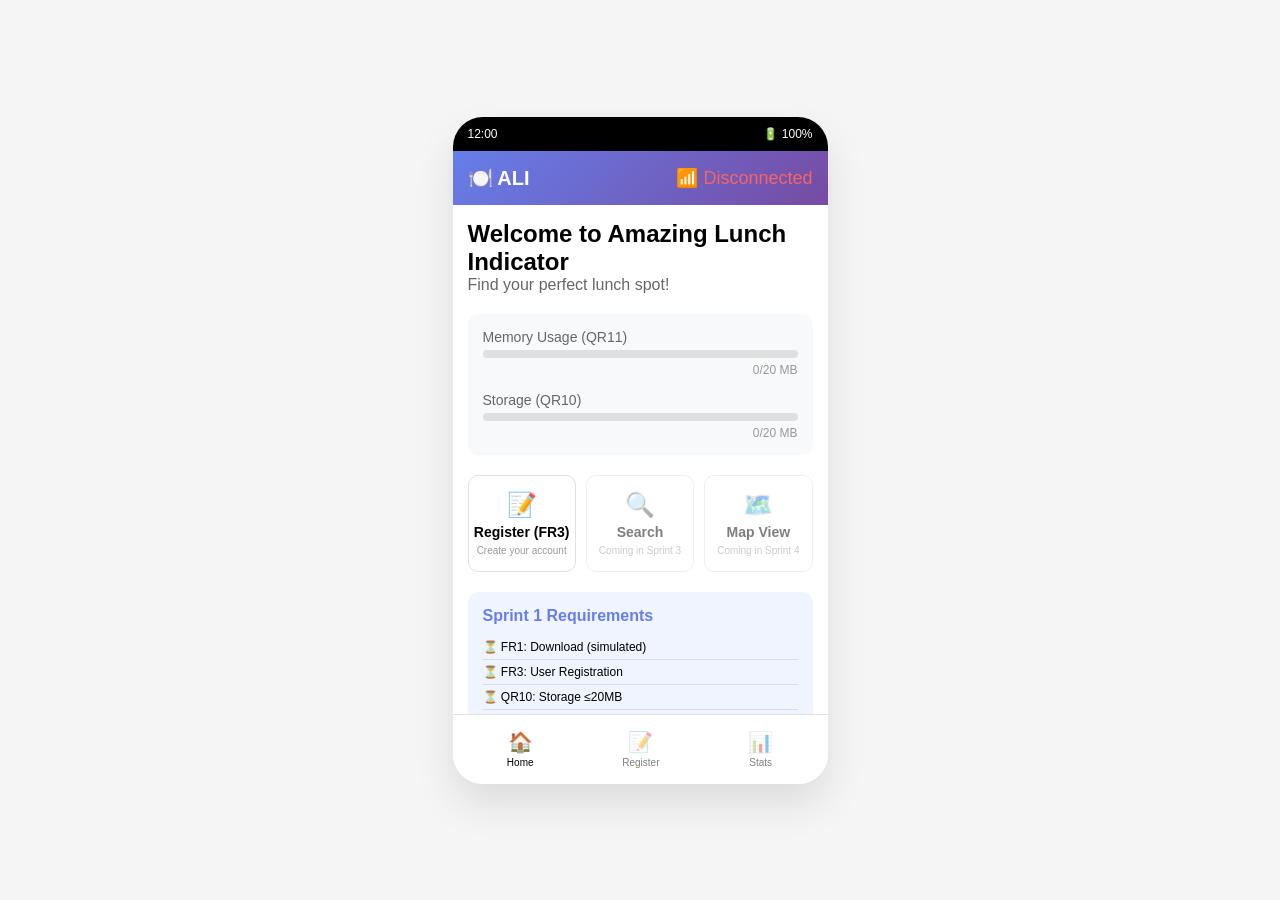
<file: mobile-app-prototype/index.html>
<!DOCTYPE html>
<html lang="en">
<head>
    <meta charset="UTF-8">
    <meta name="viewport" content="width=device-width, initial-scale=1.0, maximum-scale=1.0, user-scalable=no">
    <title>ALI Mobile - Prototype</title>
    <link rel="stylesheet" href="css/mobile-style.css">
</head>
<body>
    <div class="mobile-container">
        <!-- Status Bar -->
        <div class="status-bar">
            <span class="time">12:00</span>
            <span class="battery">🔋 100%</span>
        </div>
        
        <!-- App Header -->
        <header class="app-header">
            <h1>🍽️ ALI</h1>
            <div class="connection-status" id="connection-status">📶</div>
        </header>
        
        <!-- Main Content -->
        <main class="app-content" id="app-content">
            <!-- Welcome Screen -->
            <div id="welcome-screen" class="screen active">
                <h2>Welcome to Amazing Lunch Indicator</h2>
                <p class="subtitle">Find your perfect lunch spot!</p>
                
                <div class="stats-container">
                    <div class="stat-item">
                        <span class="stat-label">Memory Usage (QR11)</span>
                        <div class="progress-bar">
                            <div class="progress-fill" id="memory-progress" style="width: 0%"></div>
                        </div>
                        <span class="stat-value" id="memory-value">0/20 MB</span>
                    </div>
                    
                    <div class="stat-item">
                        <span class="stat-label">Storage (QR10)</span>
                        <div class="progress-bar">
                            <div class="progress-fill" id="storage-progress" style="width: 0%"></div>
                        </div>
                        <span class="stat-value" id="storage-value">0/20 MB</span>
                    </div>
                </div>
                
                <div class="feature-cards">
                    <div class="feature-card" onclick="app.navigateTo('register')">
                        <div class="feature-icon">📝</div>
                        <h3>Register (FR3)</h3>
                        <p>Create your account</p>
                    </div>
                    
                    <div class="feature-card disabled">
                        <div class="feature-icon">🔍</div>
                        <h3>Search</h3>
                        <p>Coming in Sprint 3</p>
                    </div>
                    
                    <div class="feature-card disabled">
                        <div class="feature-icon">🗺️</div>
                        <h3>Map View</h3>
                        <p>Coming in Sprint 4</p>
                    </div>
                </div>
                
                <div class="info-box">
                    <h4>Sprint 1 Requirements</h4>
                    <ul class="requirement-list" id="requirement-list">
                        <li id="req-fr1">⏳ FR1: Download (simulated)</li>
                        <li id="req-fr3">⏳ FR3: User Registration</li>
                        <li id="req-qr10">⏳ QR10: Storage ≤20MB</li>
                        <li id="req-qr11">⏳ QR11: Memory ≤20MB</li>
                        <li id="req-qr17">⏳ QR17: Unique Username</li>
                        <li id="req-qr22">⏳ QR22: Internet Connection</li>
                    </ul>
                </div>
                
                <button class="btn btn-primary btn-block" onclick="app.navigateTo('register')">
                    Get Started
                </button>
            </div>
            
            <!-- Registration Screen -->
            <div id="register-screen" class="screen">
                <button class="btn-back" onclick="app.goBack()">← Back</button>
                <h2>Create Account</h2>
                
                <form id="register-form" onsubmit="event.preventDefault(); app.submitRegistration()">
                    <div class="form-group">
                        <label for="reg-username">Username</label>
                        <input type="text" id="reg-username" required minlength="3" 
                               onblur="app.checkUsername(this.value)">
                        <div class="error-message" id="username-error"></div>
                    </div>
                    
                    <div class="form-group">
                        <label for="reg-email">Email</label>
                        <input type="email" id="reg-email" required>
                        <div class="error-message" id="email-error"></div>
                    </div>
                    
                    <div class="form-group">
                        <label for="reg-password">Password</label>
                        <input type="password" id="reg-password" required minlength="8"
                               oninput="app.checkPasswordStrength(this.value)">
                        <div class="password-strength" id="password-strength">
                            <div class="strength-bar" id="strength-bar"></div>
                        </div>
                        <ul class="password-requirements">
                            <li id="req-length">8+ characters</li>
                            <li id="req-upper">Uppercase letter</li>
                            <li id="req-lower">Lowercase letter</li>
                            <li id="req-number">Number</li>
                        </ul>
                    </div>
                    
                    <div class="form-group">
                        <label for="reg-phone">Phone (optional)</label>
                        <input type="tel" id="reg-phone">
                    </div>
                    
                    <button type="submit" class="btn btn-primary btn-block" id="register-btn">
                        Register
                    </button>
                </form>
                
                <div id="register-result"></div>
            </div>
            
            <!-- Success Screen -->
            <div id="success-screen" class="screen">
                <div class="success-animation">✅</div>
                <h2>Registration Successful!</h2>
                <p id="success-message">Your account has been created.</p>
                <div class="user-info" id="user-info"></div>
                <button class="btn btn-primary btn-block" onclick="app.navigateTo('welcome')">
                    Continue to App
                </button>
            </div>
        </main>
        
        <!-- Bottom Navigation -->
        <nav class="bottom-nav">
            <button class="nav-item active" onclick="app.navigateTo('welcome')">
                <span class="nav-icon">🏠</span>
                <span class="nav-label">Home</span>
            </button>
            <button class="nav-item" onclick="app.navigateTo('register')">
                <span class="nav-icon">📝</span>
                <span class="nav-label">Register</span>
            </button>
            <button class="nav-item" onclick="app.showStats()">
                <span class="nav-icon">📊</span>
                <span class="nav-label">Stats</span>
            </button>
        </nav>
    </div>
    
    <script src="js/mobile-app.js"></script>
</body>
</html>
</file>
<file: mobile-app-prototype/css/mobile-style.css>
/* Mobile-specific styles */
* {
    margin: 0;
    padding: 0;
    box-sizing: border-box;
    -webkit-tap-highlight-color: transparent;
}

body {
    font-family: -apple-system, BlinkMacSystemFont, 'Segoe UI', Roboto, Helvetica, Arial, sans-serif;
    background: #f5f5f5;
    display: flex;
    justify-content: center;
    align-items: center;
    min-height: 100vh;
}

.mobile-container {
    width: 100%;
    max-width: 375px;
    height: 667px;
    background: white;
    border-radius: 30px;
    box-shadow: 0 20px 40px rgba(0,0,0,0.1);
    overflow: hidden;
    display: flex;
    flex-direction: column;
    position: relative;
}

/* Status Bar */
.status-bar {
    background: #000;
    color: white;
    padding: 10px 15px;
    display: flex;
    justify-content: space-between;
    font-size: 12px;
}

/* App Header */
.app-header {
    background: linear-gradient(135deg, #667eea 0%, #764ba2 100%);
    color: white;
    padding: 15px;
    display: flex;
    justify-content: space-between;
    align-items: center;
}

.app-header h1 {
    font-size: 20px;
}

.connection-status {
    font-size: 18px;
}

/* App Content */
.app-content {
    flex: 1;
    overflow-y: auto;
    padding: 15px;
    -webkit-overflow-scrolling: touch;
}

/* Screens */
.screen {
    display: none;
}

.screen.active {
    display: block;
}

/* Welcome Screen */
.welcome-screen h2 {
    font-size: 24px;
    margin-bottom: 10px;
    color: #333;
}

.subtitle {
    color: #666;
    margin-bottom: 20px;
}

/* Stats Container */
.stats-container {
    background: #f8f9fa;
    border-radius: 10px;
    padding: 15px;
    margin-bottom: 20px;
}

.stat-item {
    margin-bottom: 15px;
}

.stat-item:last-child {
    margin-bottom: 0;
}

.stat-label {
    display: block;
    font-size: 14px;
    color: #666;
    margin-bottom: 5px;
}

.stat-value {
    display: block;
    text-align: right;
    font-size: 12px;
    color: #999;
    margin-top: 5px;
}

/* Progress Bar */
.progress-bar {
    width: 100%;
    height: 8px;
    background: #e0e0e0;
    border-radius: 4px;
    overflow: hidden;
}

.progress-fill {
    height: 100%;
    background: linear-gradient(90deg, #667eea, #764ba2);
    transition: width 0.3s;
}

/* Feature Cards */
.feature-cards {
    display: grid;
    grid-template-columns: repeat(3, 1fr);
    gap: 10px;
    margin-bottom: 20px;
}

.feature-card {
    background: white;
    border: 1px solid #e0e0e0;
    border-radius: 10px;
    padding: 15px 5px;
    text-align: center;
    cursor: pointer;
    transition: transform 0.2s;
}

.feature-card:active {
    transform: scale(0.98);
}

.feature-card.disabled {
    opacity: 0.5;
    pointer-events: none;
}

.feature-icon {
    font-size: 24px;
    margin-bottom: 5px;
}

.feature-card h3 {
    font-size: 14px;
    margin-bottom: 5px;
}

.feature-card p {
    font-size: 10px;
    color: #999;
}

/* Info Box */
.info-box {
    background: #f0f4ff;
    border-radius: 10px;
    padding: 15px;
    margin-bottom: 20px;
}

.info-box h4 {
    margin-bottom: 10px;
    color: #667eea;
}

.requirement-list {
    list-style: none;
}

.requirement-list li {
    padding: 5px 0;
    font-size: 12px;
    border-bottom: 1px solid rgba(102, 126, 234, 0.2);
}

.requirement-list li:last-child {
    border-bottom: none;
}

.requirement-list li.verified {
    color: #48bb78;
}

.requirement-list li.failed {
    color: #f56565;
}

/* Forms */
.form-group {
    margin-bottom: 15px;
}

.form-group label {
    display: block;
    margin-bottom: 5px;
    font-size: 14px;
    color: #666;
}

.form-group input {
    width: 100%;
    padding: 12px;
    border: 1px solid #e0e0e0;
    border-radius: 8px;
    font-size: 16px;
    transition: border-color 0.3s;
}

.form-group input:focus {
    outline: none;
    border-color: #667eea;
}

.form-group input.error {
    border-color: #f56565;
}

.error-message {
    color: #f56565;
    font-size: 12px;
    margin-top: 5px;
}

/* Password Strength */
.password-strength {
    height: 4px;
    background: #e0e0e0;
    border-radius: 2px;
    margin: 10px 0 5px;
    overflow: hidden;
}

.strength-bar {
    height: 100%;
    width: 0;
    transition: width 0.3s, background-color 0.3s;
}

.strength-weak {
    background: #f56565;
    width: 25%;
}

.strength-fair {
    background: #ed8936;
    width: 50%;
}

.strength-good {
    background: #ecc94b;
    width: 75%;
}

.strength-strong {
    background: #48bb78;
    width: 100%;
}

.password-requirements {
    list-style: none;
    font-size: 12px;
    margin-top: 5px;
}

.password-requirements li {
    color: #999;
    padding: 2px 0;
}

.password-requirements li.valid {
    color: #48bb78;
}

/* Buttons */
.btn {
    padding: 12px 20px;
    border: none;
    border-radius: 8px;
    font-size: 16px;
    font-weight: 600;
    cursor: pointer;
    transition: background-color 0.3s, transform 0.2s;
}

.btn:active {
    transform: scale(0.98);
}

.btn-primary {
    background: linear-gradient(135deg, #667eea 0%, #764ba2 100%);
    color: white;
}

.btn-block {
    width: 100%;
}

.btn-back {
    background: none;
    border: none;
    color: #667eea;
    font-size: 16px;
    padding: 10px 0;
    margin-bottom: 20px;
    cursor: pointer;
}

/* Bottom Navigation */
.bottom-nav {
    background: white;
    border-top: 1px solid #e0e0e0;
    padding: 10px;
    display: flex;
    justify-content: space-around;
}

.nav-item {
    background: none;
    border: none;
    cursor: pointer;
    padding: 5px;
    opacity: 0.5;
    transition: opacity 0.3s;
}

.nav-item.active {
    opacity: 1;
}

.nav-icon {
    font-size: 20px;
    display: block;
}

.nav-label {
    font-size: 10px;
}

/* Success Screen */
.success-animation {
    font-size: 80px;
    text-align: center;
    margin: 40px 0 20px;
    animation: bounce 0.5s;
}

@keyframes bounce {
    0%, 100% { transform: scale(1); }
    50% { transform: scale(1.2); }
}

.user-info {
    background: #f8f9fa;
    border-radius: 10px;
    padding: 15px;
    margin: 20px 0;
}

/* Scrollbar Styling */
.app-content::-webkit-scrollbar {
    width: 4px;
}

.app-content::-webkit-scrollbar-track {
    background: #f1f1f1;
}

.app-content::-webkit-scrollbar-thumb {
    background: #888;
    border-radius: 2px;
}

.app-content::-webkit-scrollbar-thumb:hover {
    background: #555;
}
</file>
